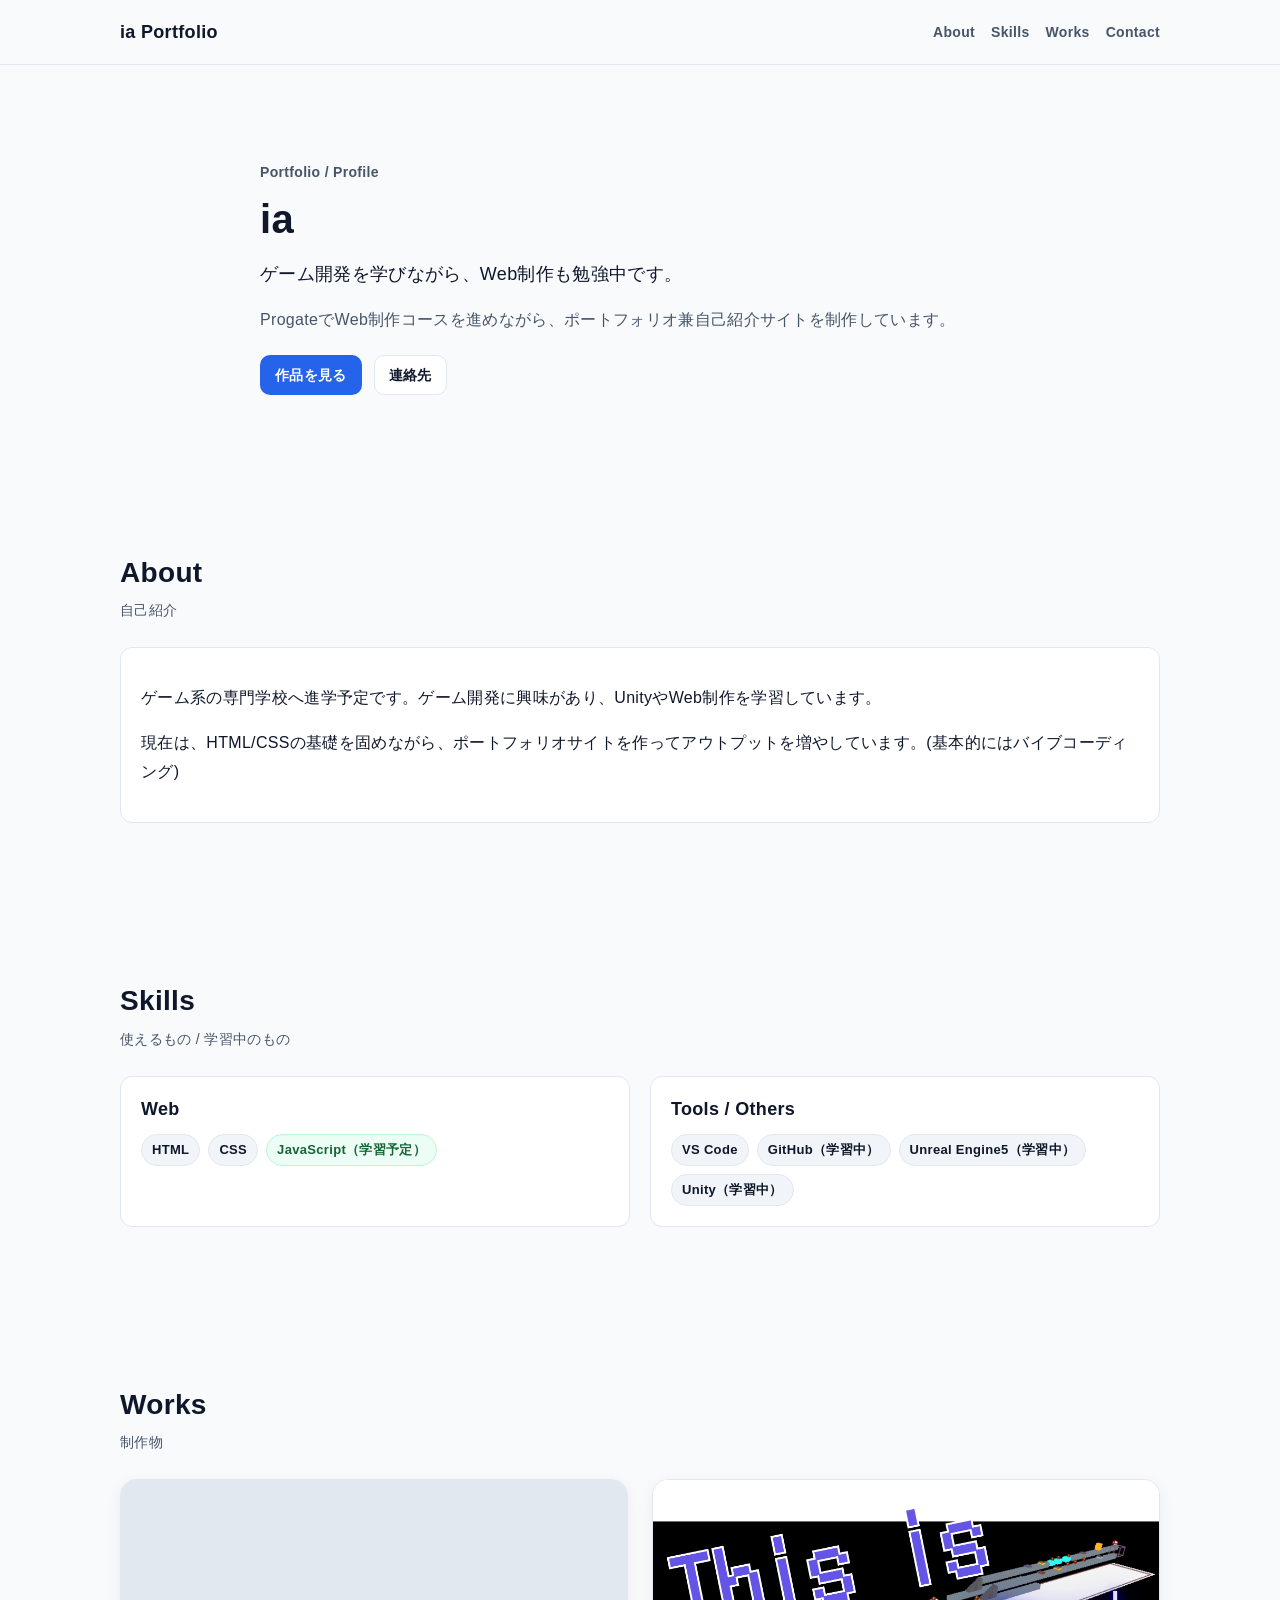
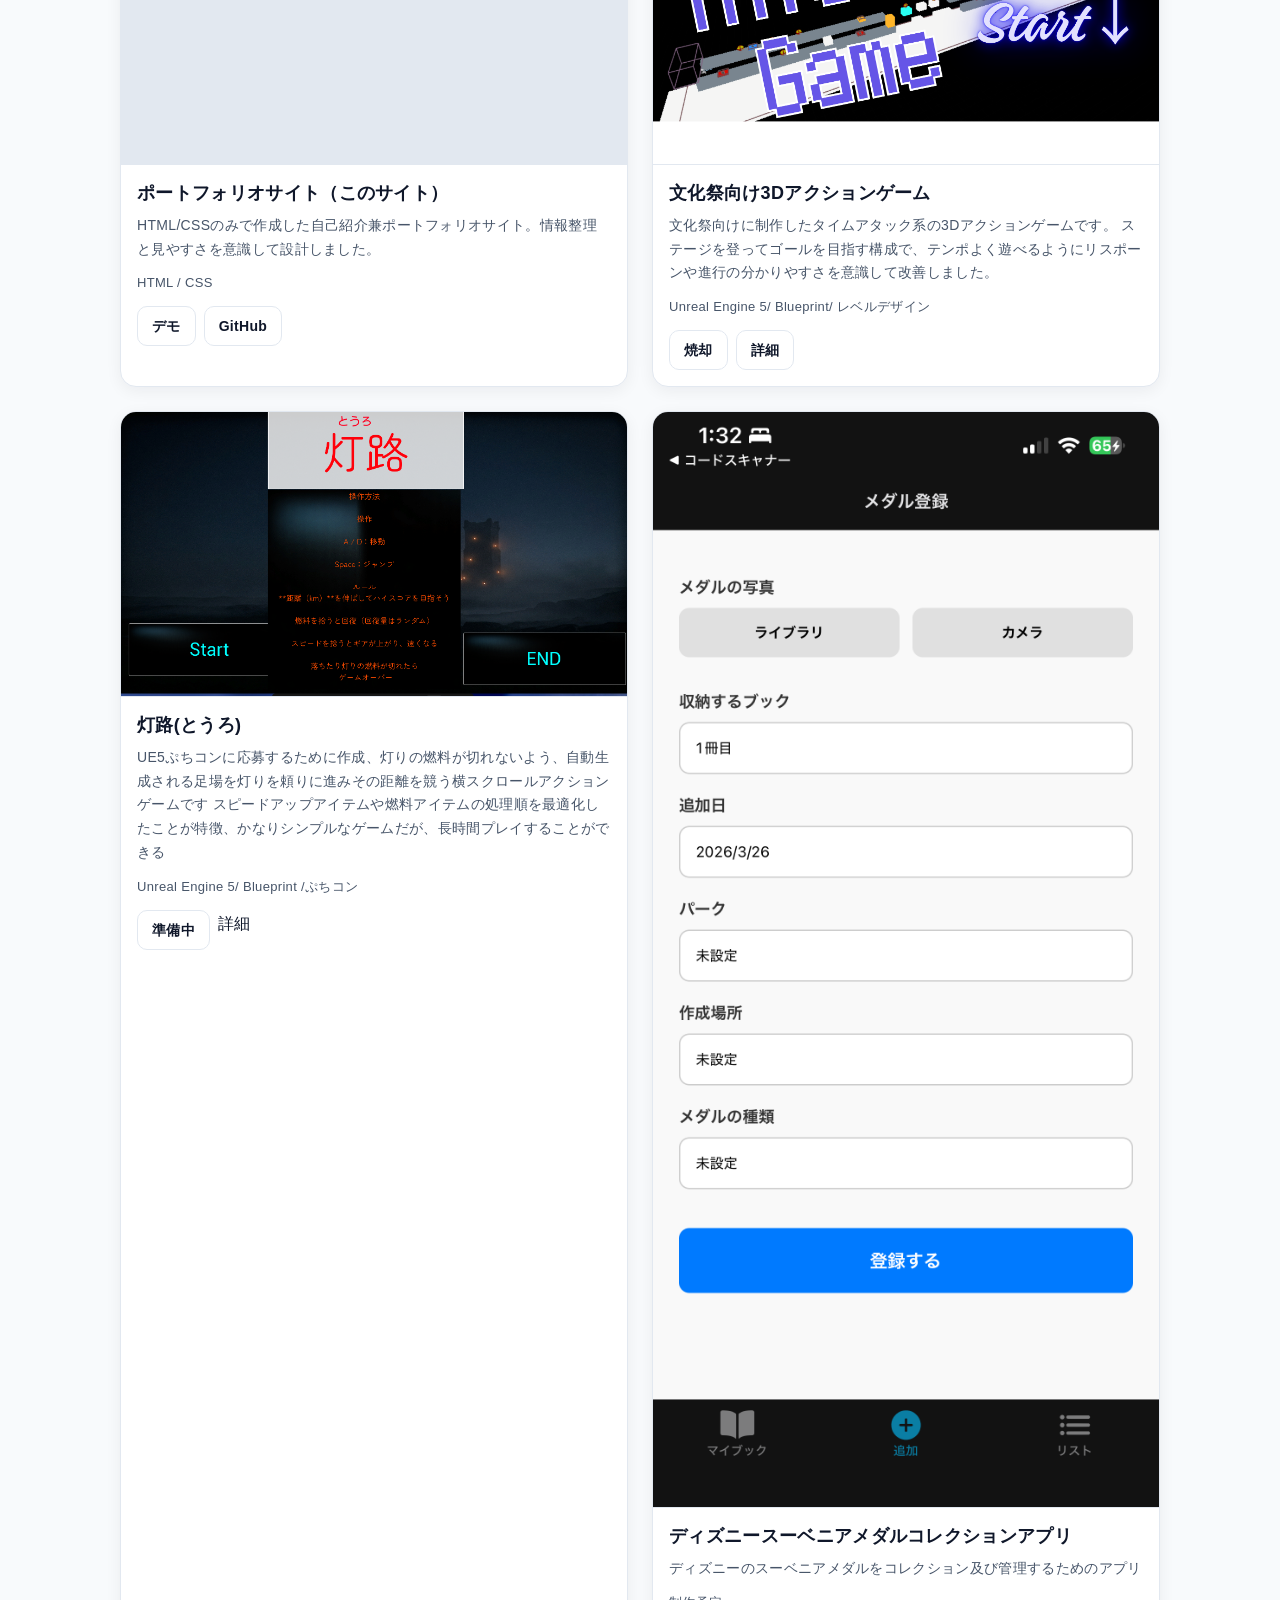
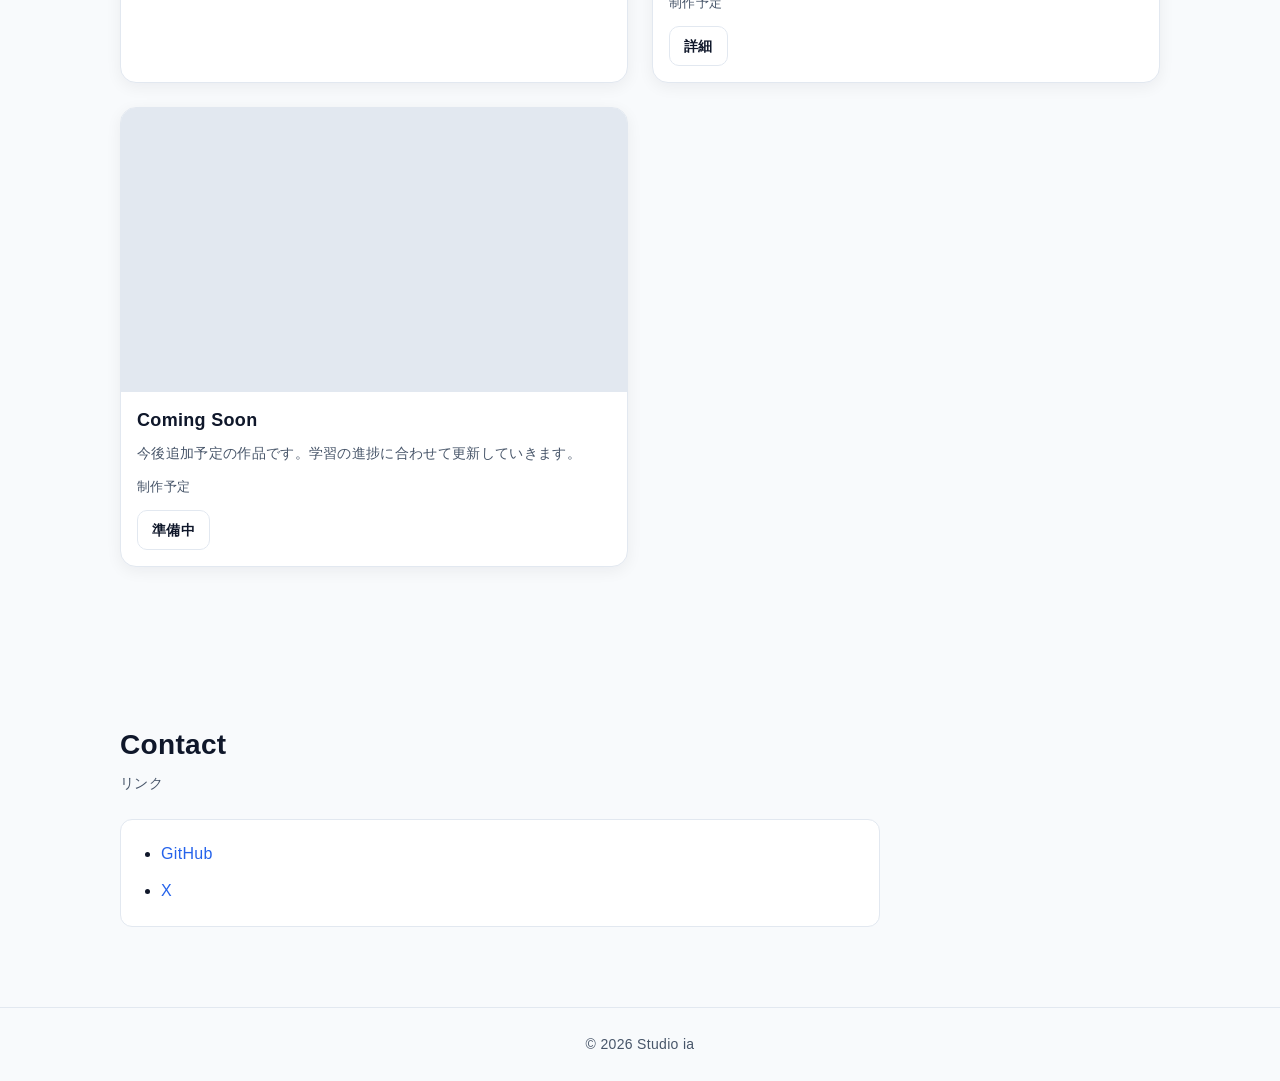
<file: index.html>
<!DOCTYPE html>
<html lang="ja">
<head>
  <meta charset="UTF-8" />
  <meta name="viewport" content="width=device-width, initial-scale=1.0" />
  <title>ia Portfolio</title>
  <link rel="stylesheet" href="css/style.css" />
</head>
<body>
  <header class="site-header">
    <div class="container header-inner">
      <a href="#" class="site-logo">ia Portfolio</a>

      <nav class="site-nav">
        <ul class="nav-list">
          <li><a href="#about">About</a></li>
          <li><a href="#skills">Skills</a></li>
          <li><a href="#works">Works</a></li>
          <li><a href="#contact">Contact</a></li>
        </ul>
      </nav>
    </div>
  </header>

  <main>
    <section class="section hero" id="top">
      <div class="container">
        <p class="hero-label">Portfolio / Profile</p>
        <h1 class="hero-title">ia</h1>
        <p class="hero-lead">
          ゲーム開発を学びながら、Web制作も勉強中です。
        </p>
        <p class="hero-text">
          ProgateでWeb制作コースを進めながら、ポートフォリオ兼自己紹介サイトを制作しています。
        </p>

        <div class="hero-buttons">
          <a href="#works" class="btn btn-primary">作品を見る</a>
          <a href="#contact" class="btn btn-secondary">連絡先</a>
        </div>
      </div>
    </section>

    <section class="section" id="about">
      <div class="container">
        <h2 class="section-title">About</h2>
        <p class="section-subtitle">自己紹介</p>

        <div class="card">
          <p>
            ゲーム系の専門学校へ進学予定です。ゲーム開発に興味があり、UnityやWeb制作を学習しています。
          </p>
          <p>
            現在は、HTML/CSSの基礎を固めながら、ポートフォリオサイトを作ってアウトプットを増やしています。(基本的にはバイブコーディング)
          </p>
        </div>
      </div>
    </section>

    <section class="section" id="skills">
      <div class="container">
        <h2 class="section-title">Skills</h2>
        <p class="section-subtitle">使えるもの / 学習中のもの</p>

        <div class="skills-grid">
          <div class="card skill-group">
            <h3 class="skill-group-title">Web</h3>
            <ul class="skill-tags">
              <li class="skill-tag">HTML</li>
              <li class="skill-tag">CSS</li>
              <li class="skill-tag skill-tag-learning">JavaScript（学習予定）</li>
            </ul>
          </div>

          <div class="card skill-group">
            <h3 class="skill-group-title">Tools / Others</h3>
            <ul class="skill-tags">
              <li class="skill-tag">VS Code</li>
              <li class="skill-tag">GitHub（学習中）</li>
              <li class="skill-tag">Unreal Engine5（学習中）</li>
              <li class="skill-tag">Unity（学習中）</li>
            </ul>
          </div>
        </div>
      </div>
    </section>

    <section class="section" id="works">
      <div class="container">
        <h2 class="section-title">Works</h2>
        <p class="section-subtitle">制作物</p>

        <div class="works-grid">
          <article class="work-card">
            <div class="work-card-image"></div>
            <div class="work-card-body">
              <h3 class="work-card-title">ポートフォリオサイト（このサイト）</h3>
              <p class="work-card-desc">
                HTML/CSSのみで作成した自己紹介兼ポートフォリオサイト。情報整理と見やすさを意識して設計しました。
              </p>
              <p class="work-card-meta">HTML / CSS</p>
              <div class="work-card-links">
                <a href="#" class="btn btn-secondary">デモ</a>
                <a href="#" class="btn btn-secondary">GitHub</a>
              </div>
            </div>
          </article>
          <article class="work-card">
            <img src="images/worls/This is Game.png" alt="文化祭向けに制作した3Dアクションゲームのパッケージ" class="work-card-image">
            <div class="work-card-body">
                <h3 class="work-card-title">文化祭向け3Dアクションゲーム</h3>
                <p class="work-card-desc">文化祭向けに制作したタイムアタック系の3Dアクションゲームです。
                    ステージを登ってゴールを目指す構成で、テンポよく遊べるようにリスポーンや進行の分かりやすさを意識して改善しました。</p>
                <p class="work-card-meta">
                    Unreal Engine 5/ Blueprint/ レベルデザイン
                    </p>

                    <div class="work-card-links">
                    <a href="#" class="btn btn-secondary">焼却</a>
                    <a href="works-bunkasai.html" class="btn btn-secondary">詳細</a>
                    </div> 
                </div>
          </article>
          
          <article class="work-card">
            <img src="images/worls/タイトル画面.png" alt="UE5ぷちコン応募作品" class="work-card-image">
            <div class="work-card-body">
              <h3 class="work-card-title">灯路(とうろ)</h3>
              <p class="work-card-desc">
                UE5ぷちコンに応募するために作成、灯りの燃料が切れないよう、自動生成される足場を灯りを頼りに進みその距離を競う横スクロールアクションゲームです
                スピードアップアイテムや燃料アイテムの処理順を最適化したことが特徴、かなりシンプルなゲームだが、長時間プレイすることができる
              </p>
              <p class="work-card-meta">Unreal Engine 5/ Blueprint /ぷちコン</p>
              <div class="work-card-links">
                <a href="#" class="btn btn-secondary">準備中</a>
                <a href="works-ue5-tou.html" class="btn-secondary">詳細</a>
              </div>
            </div>
          </article>
          <article class="work-card">
            <div class="work-card-image"><img src="images/worls/IMG_1292.PNG" alt=""></div>
            <div class="work-card-body">
              <h3 class="work-card-title">ディズニースーベニアメダルコレクションアプリ</h3>
              <p class="work-card-desc">
                ディズニーのスーベニアメダルをコレクション及び管理するためのアプリ
              </p>
              <p class="work-card-meta">制作予定</p>
              <div class="work-card-links">
                <a href="works-disney-medal-tracker.html" class="btn btn-secondary">詳細</a>
              </div>
            </div>
          </article>

          <article class="work-card">
            <div class="work-card-image"></div>
            <div class="work-card-body">
              <h3 class="work-card-title">Coming Soon</h3>
              <p class="work-card-desc">
                今後追加予定の作品です。学習の進捗に合わせて更新していきます。
              </p>
              <p class="work-card-meta">制作予定</p>
              <div class="work-card-links">
                <a href="#" class="btn btn-secondary">準備中</a>
              </div>
            </div>
          </article>
        </div>
      </div>
    </section>

    <section class="section" id="contact">
      <div class="container">
        <h2 class="section-title">Contact</h2>
        <p class="section-subtitle">リンク</p>

        <div class="card contact-card">
          <ul class="contact-list">
            <li><a href="https://github.com/aki8ia">GitHub</a></li>
            <li><a href="https://x.com/ia02633833">X</a></li>
          </ul>
        </div>
      </div>
    </section>
  </main>

  <footer class="site-footer">
    <div class="container">
      <p>© 2026 Studio ia</p>
    </div>
  </footer>
</body>
</html>
</file>
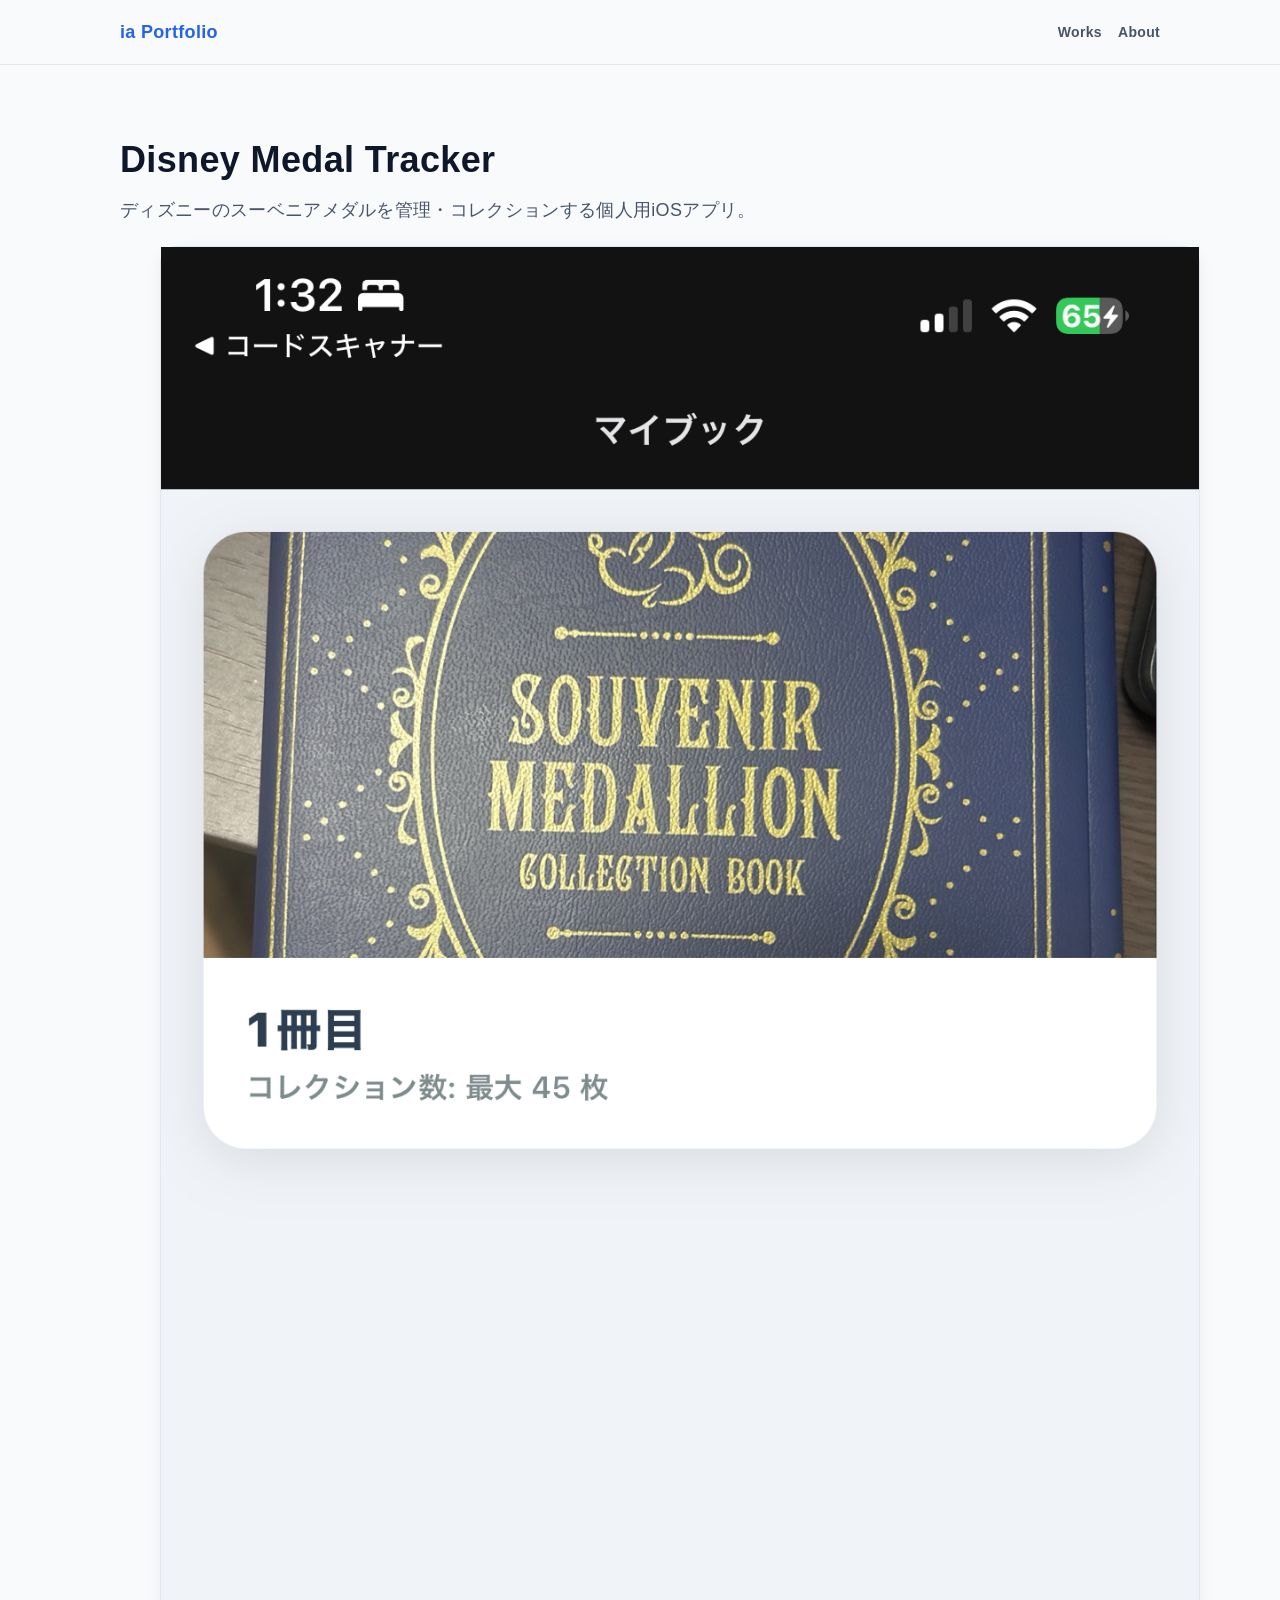
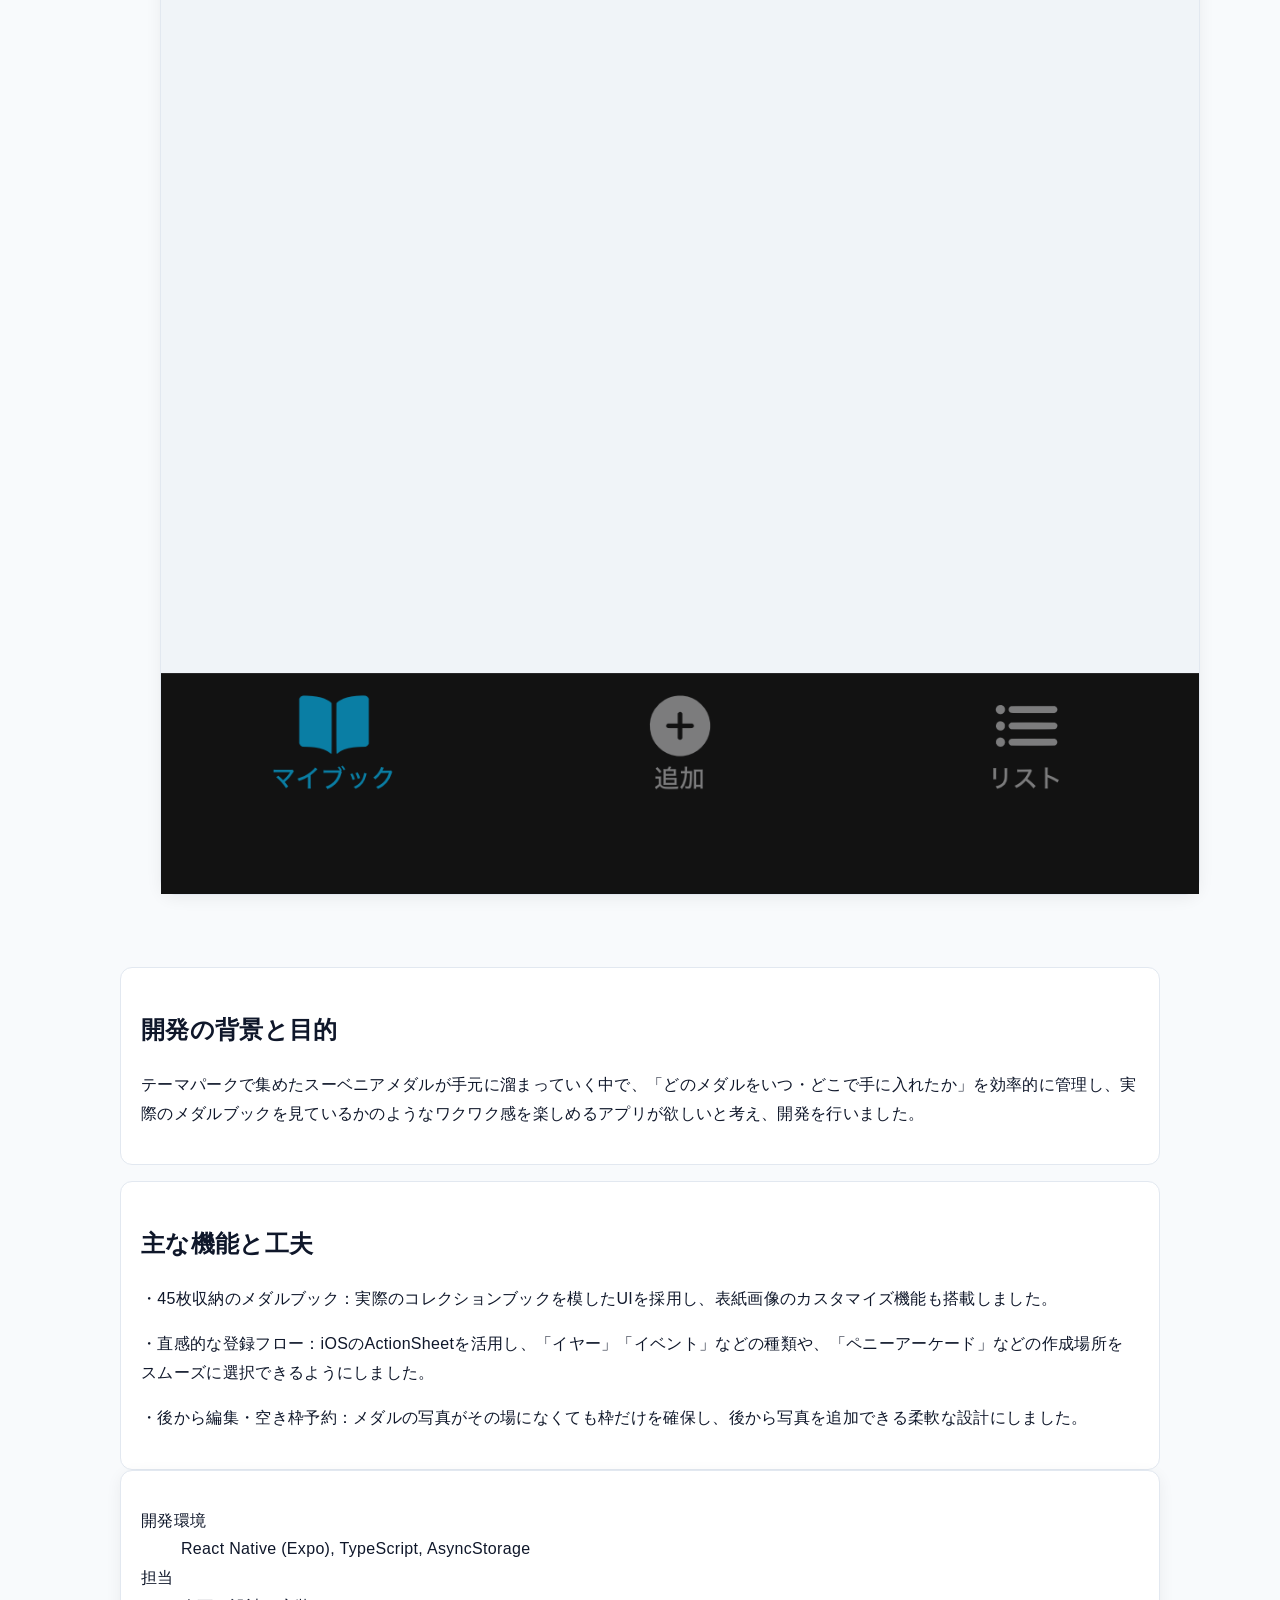
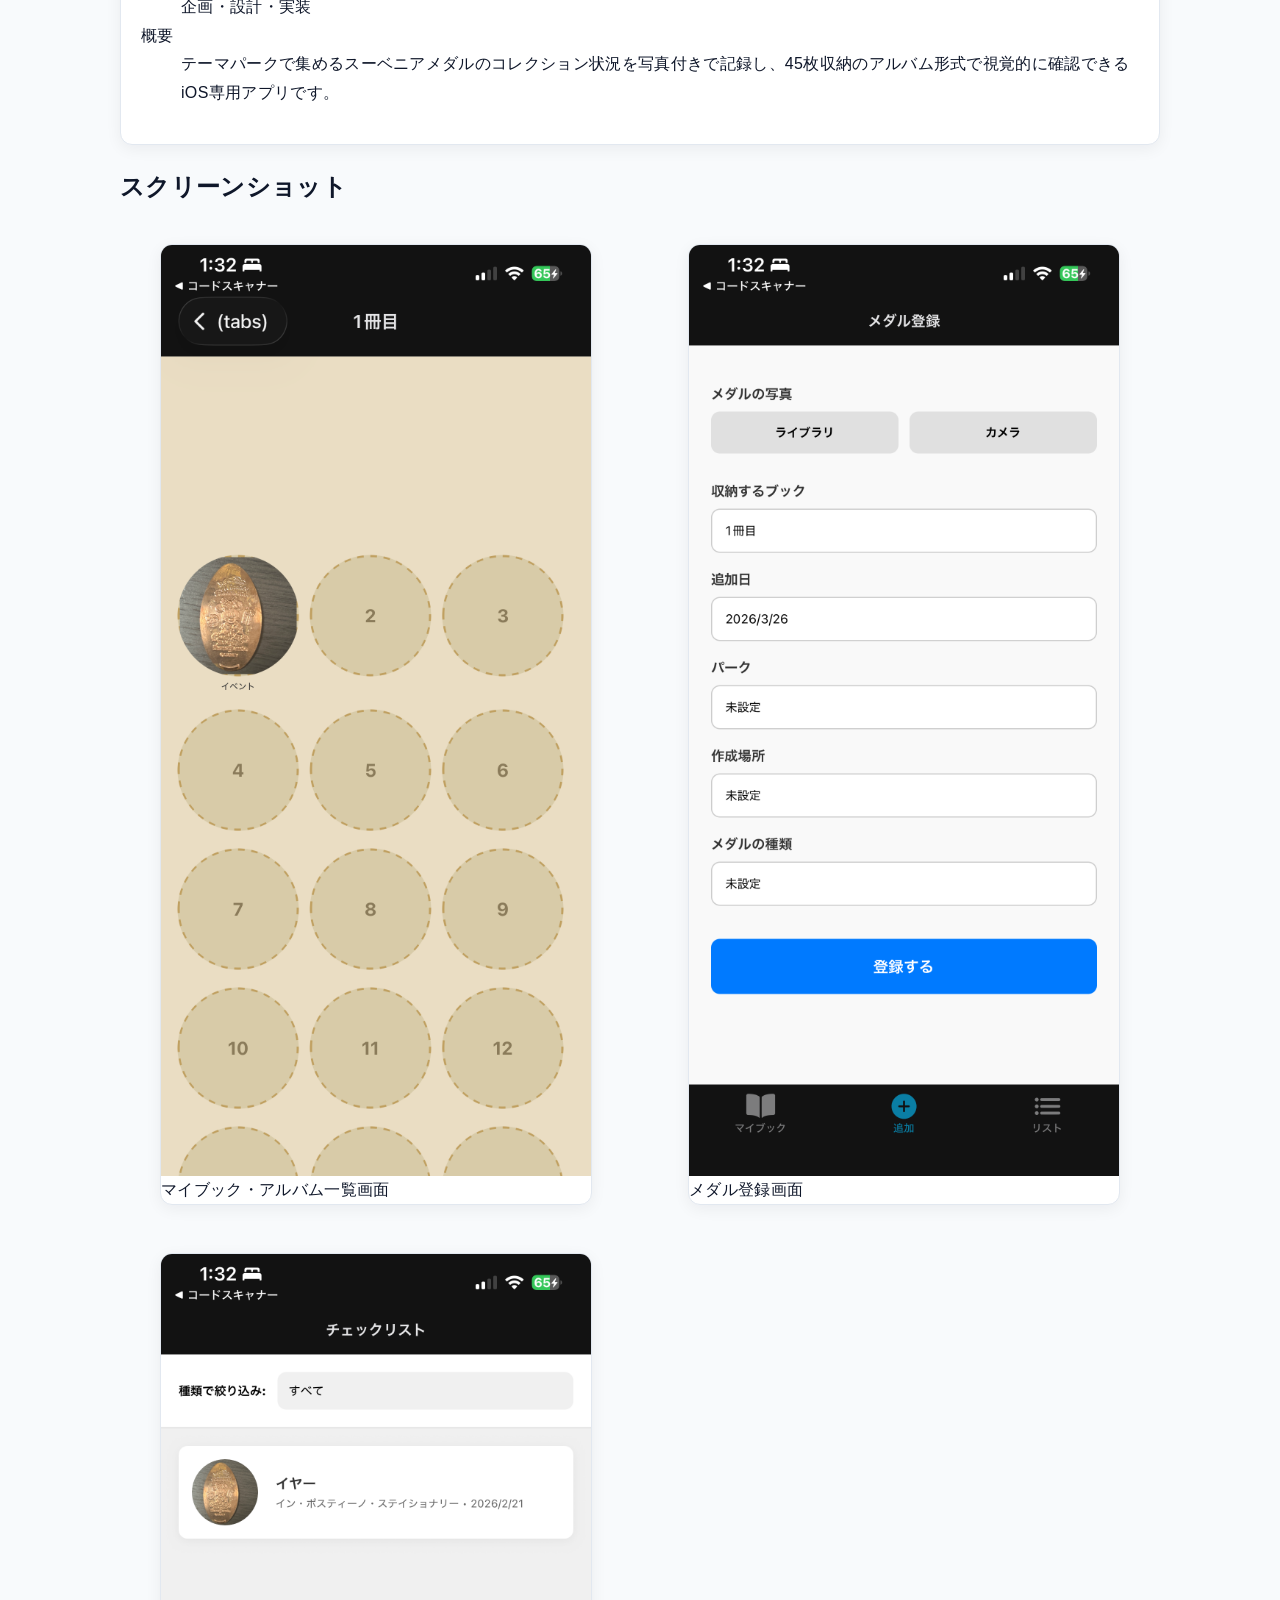
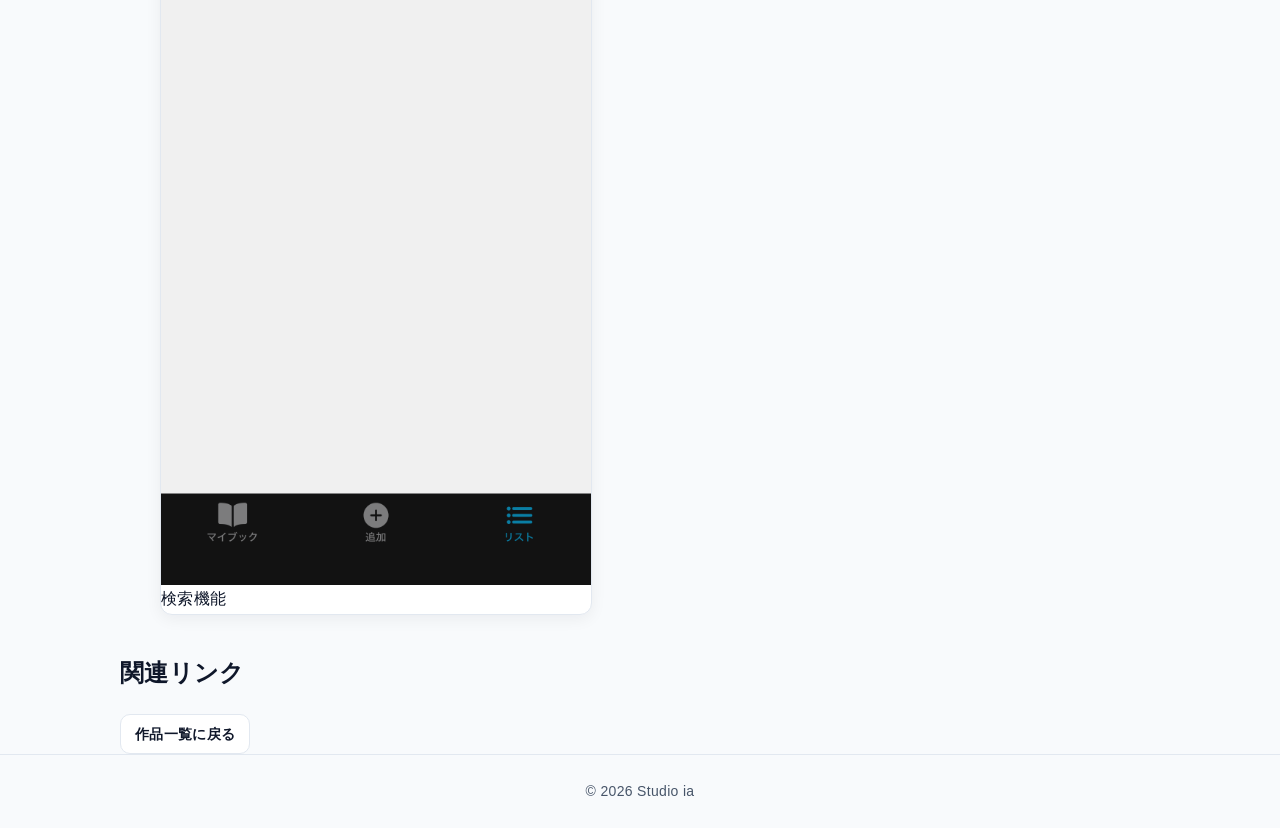
<file: works-disney-medal-tracker.html>
<!DOCTYPE html>
<html lang="ja">
<head>
  <meta charset="UTF-8">
  <meta name="viewport" content="width=device-width, initial-scale=1.0">
  <title>Disney Medal Tracker | ia Portfolio</title>
  <link rel="stylesheet" href="css/style.css">
</head>
<body>

  <header class="site-header">
    <div class="header-inner container">
      <div class="site-logo"><a href="index.html">ia Portfolio</a></div>
      <nav class="site-nav">
        <ul class="nav-list">
          <li><a href="index.html#works">Works</a></li>
          <li><a href="index.html#about">About</a></li>
        </ul>
      </nav>
    </div>
  </header>

  <main class="work-detail-main">
    <article class="container">
    
      <header class="work-detail-hero">
        <h1 class="work-detail-title">Disney Medal Tracker</h1>
        <p class="work-detail-lead">ディズニーのスーベニアメダルを管理・コレクションする個人用iOSアプリ。</p>
        <figure class="work-detail-thumb">
          <img src="images/worls/IMG_1291.PNG" alt="Disney Medal Tracker サムネイル">
          
        </figure>
      </header>
      
      <div class="work-detail-content">
        <div class="work-detail-main-col">
        <section class="detail-block">
          <h2>開発の背景と目的</h2>
          <p>テーマパークで集めたスーベニアメダルが手元に溜まっていく中で、「どのメダルをいつ・どこで手に入れたか」を効率的に管理し、実際のメダルブックを見ているかのようなワクワク感を楽しめるアプリが欲しいと考え、開発を行いました。</p>
        </section>
        <section class="detail-block">
          <h2>主な機能と工夫</h2>
          <p>・45枚収納のメダルブック：実際のコレクションブックを模したUIを採用し、表紙画像のカスタマイズ機能も搭載しました。</p>
          <p>・直感的な登録フロー：iOSのActionSheetを活用し、「イヤー」「イベント」などの種類や、「ペニーアーケード」などの作成場所をスムーズに選択できるようにしました。</p>
          <p>・後から編集・空き枠予約：メダルの写真がその場になくても枠だけを確保し、後から写真を追加できる柔軟な設計にしました。</p>
        </section>

        </div>
        
        <aside class="work-detail-side-col">
          <div class="info-card">
            <dl>

            <div class="info-row">
              <dt>開発環境</dt>
              <dd>React Native (Expo), TypeScript, AsyncStorage</dd>
            </div>

            <div class="info-row">
              <dt>担当</dt>
              <dd>企画・設計・実装</dd>
            </div>

            <div class="info-row">
              <dt>概要</dt>
              <dd>テーマパークで集めるスーベニアメダルのコレクション状況を写真付きで記録し、45枚収納のアルバム形式で視覚的に確認できるiOS専用アプリです。</dd>
            </div>

            </dl>
          </div>
        </aside>
      </div>


      <section class="gallery-section">
        <h2>スクリーンショット</h2>
        <div class="gallery-grid">

          <figure class="gallery-item">
            <img src="images/worls/IMG_1294.PNG" alt="Disney Medal Tracker スクリーンショット">
            <figcaption>マイブック・アルバム一覧画面</figcaption>
          </figure>
          <figure class="gallery-item">
            <img src="images/worls/IMG_1292.PNG" alt="Disney Medal Tracker スクリーンショット">
            <figcaption>メダル登録画面</figcaption>
          </figure>
          <figure class="gallery-item">
            <img src="images/worls/IMG_1293.PNG" alt="Disney Medal Tracker スクリーンショット">
            <figcaption>検索機能</figcaption>
          </figure>

        </div>
      </section>


      <section class="related-links">
        <h2>関連リンク</h2>
        <div class="btn-group">
          <a href="index.html#works" class="btn btn-secondary">作品一覧に戻る</a>

        </div>
      </section>

    </article>
  </main>

  <footer class="site-footer">
    <div class="container">
      <p>&copy; 2026 Studio ia</p>
    </div>
  </footer>

</body>
</html>
</file>
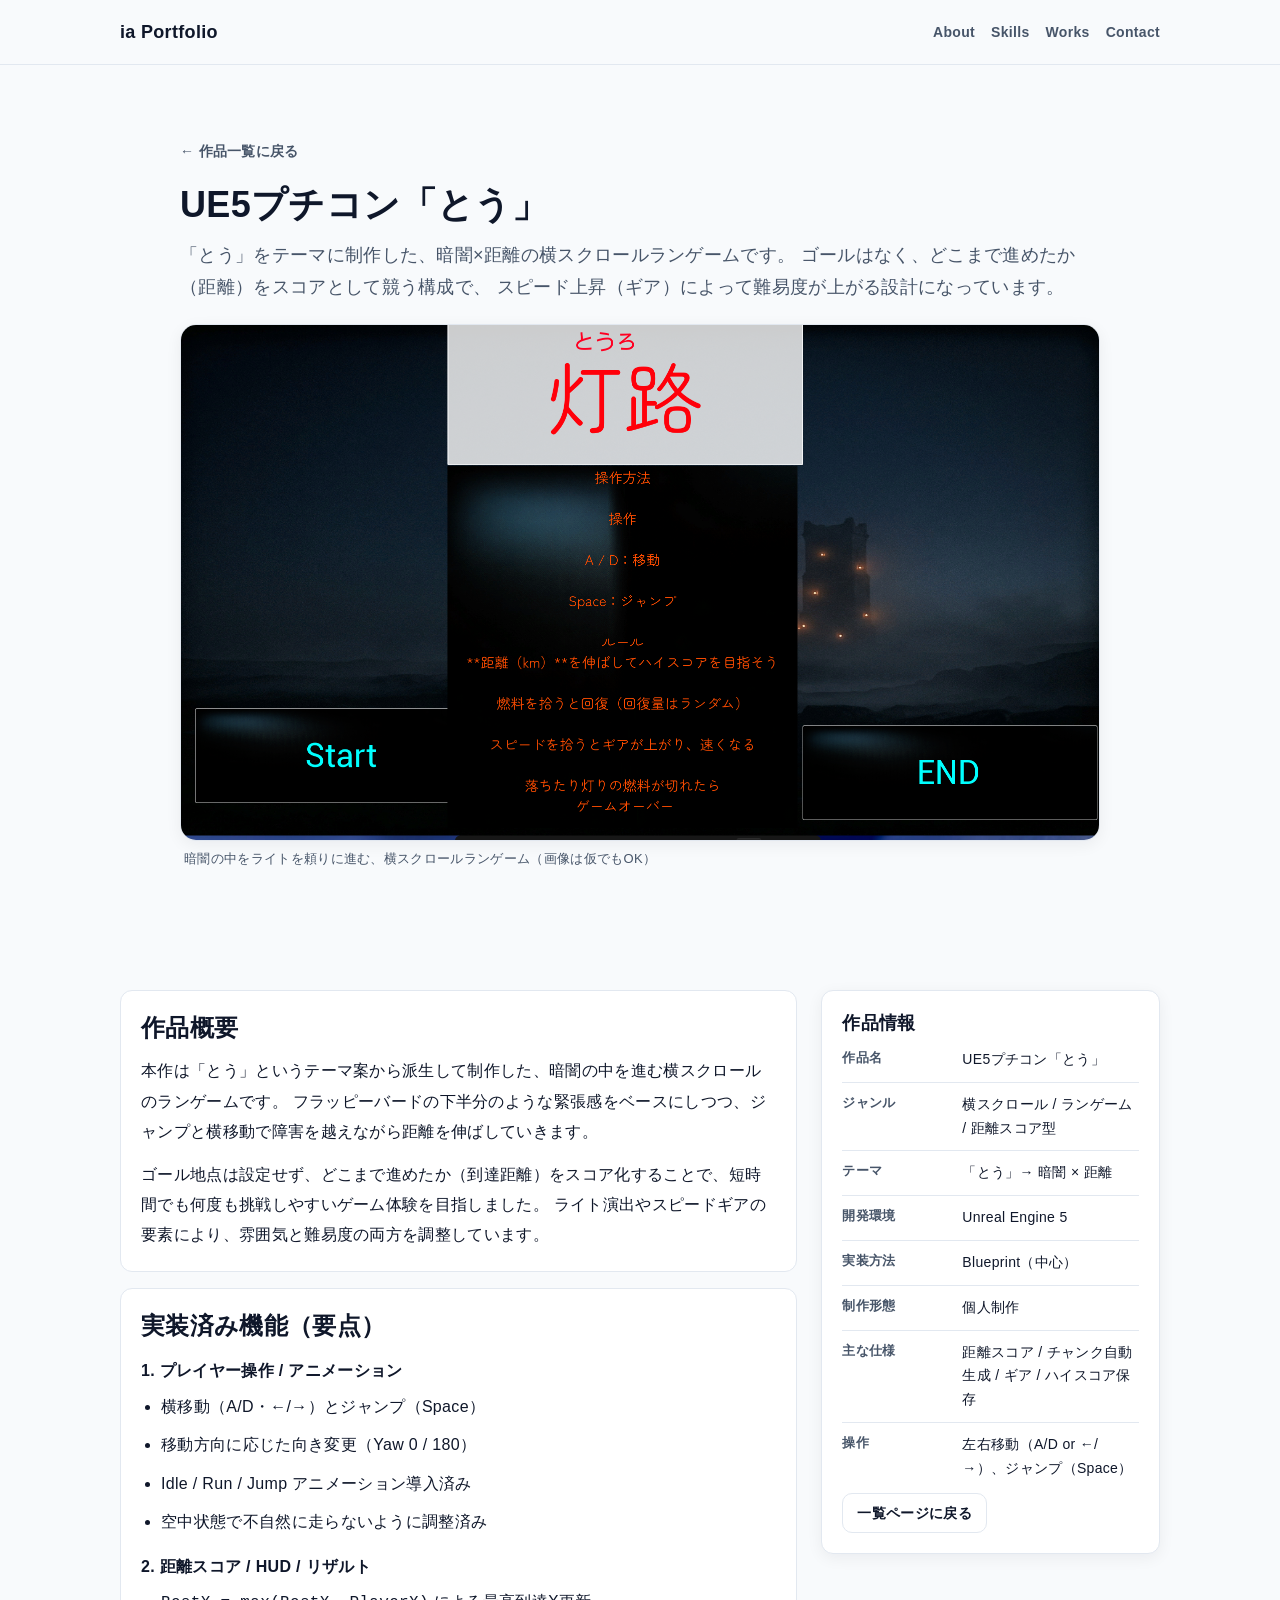
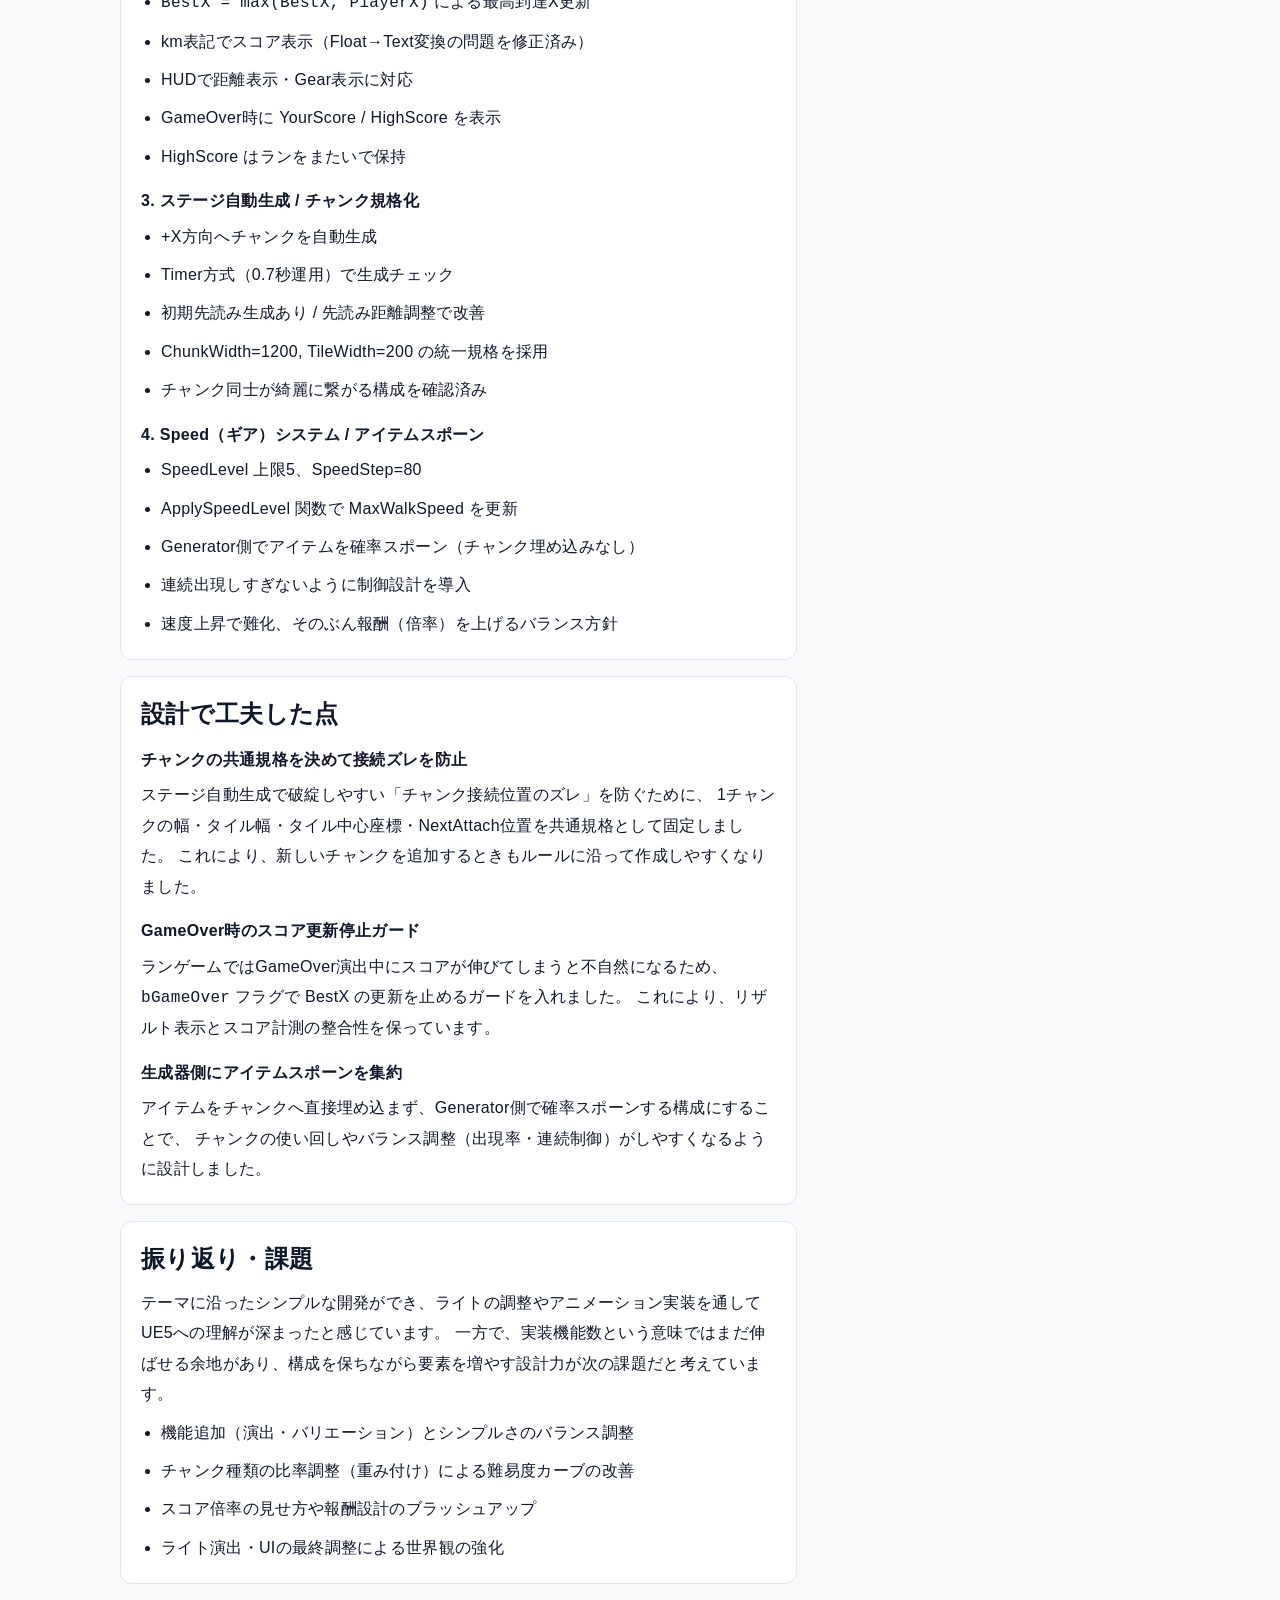
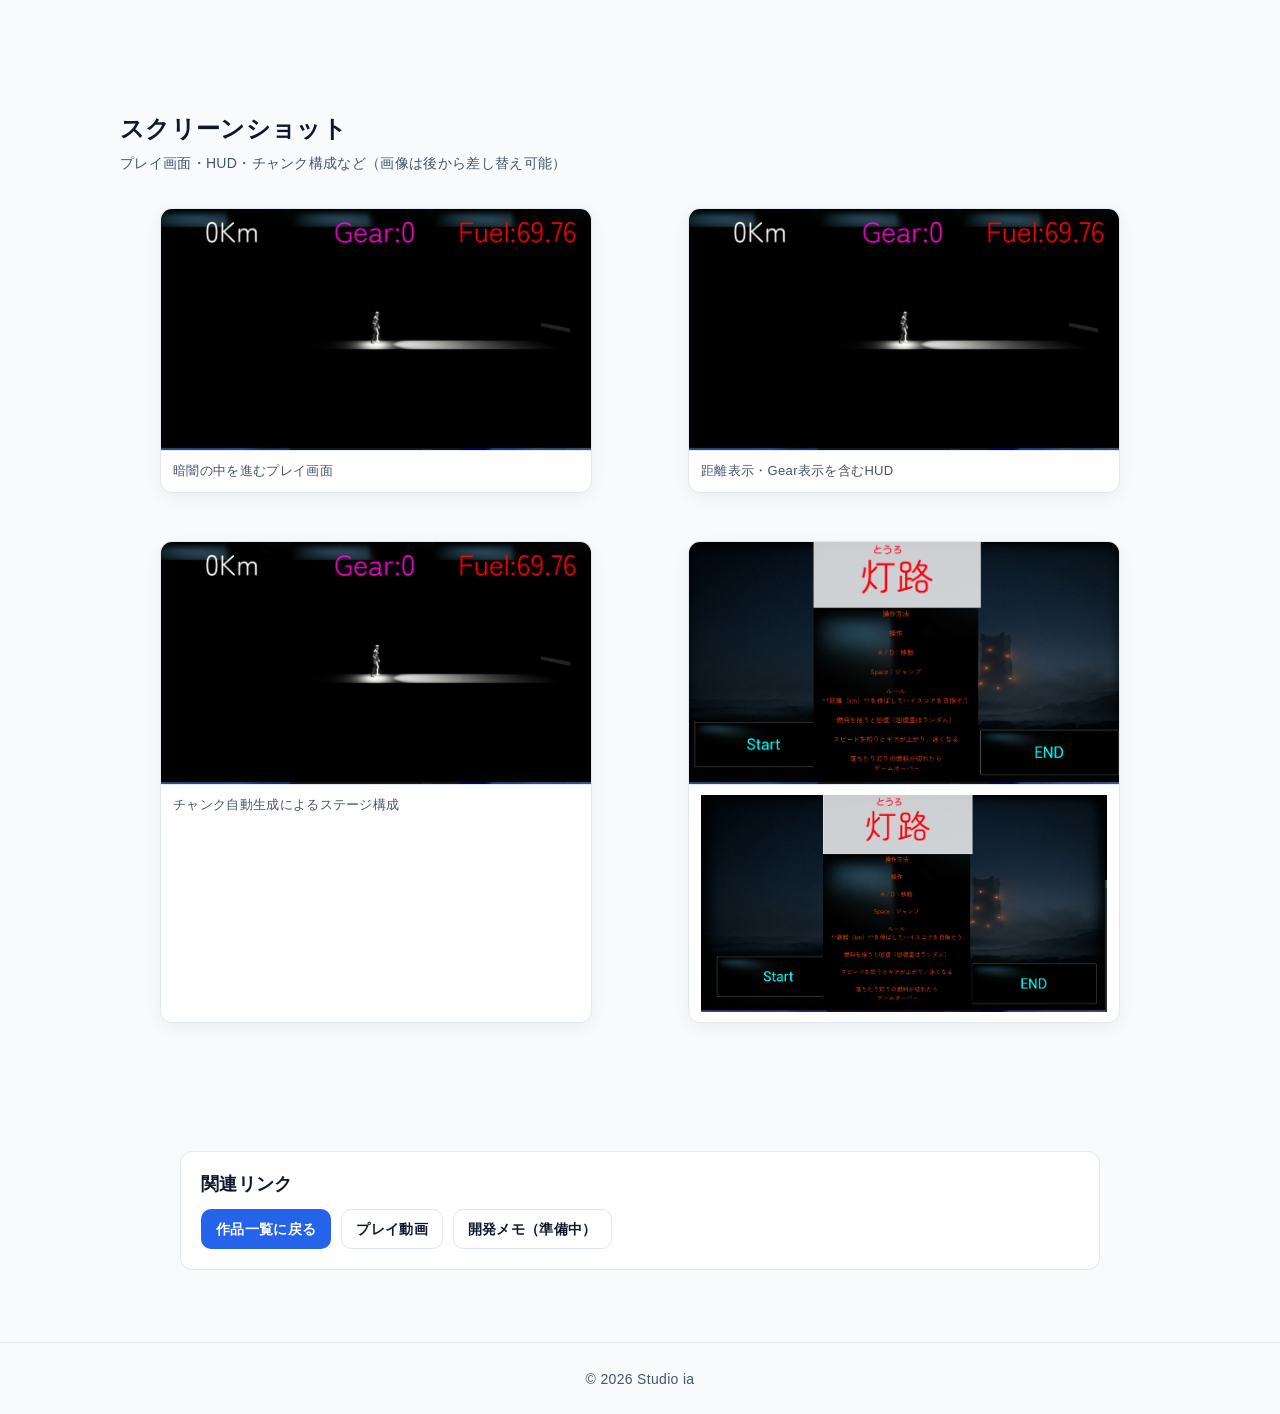
<file: works-ue5-tou.html>
<!DOCTYPE html>
<html lang="ja">
<head>
  <meta charset="UTF-8" />
  <meta name="viewport" content="width=device-width, initial-scale=1.0" />
  <title>UE5プチコン「とう」 | ia Portfolio</title>
  <link rel="stylesheet" href="css/style.css">
</head>
<body>
  <!-- Header -->
  <header class="site-header">
    <div class="container header-inner">
      <a href="index.html" class="site-logo">ia Portfolio</a>

      <nav class="site-nav">
        <ul class="nav-list">
          <li><a href="index.html#about">About</a></li>
          <li><a href="index.html#skills">Skills</a></li>
          <li><a href="index.html#works">Works</a></li>
          <li><a href="index.html#contact">Contact</a></li>
        </ul>
      </nav>
    </div>
  </header>

  <main>
    <!-- Hero -->
    <section class="work-detail-hero">
      <div class="container">
        <p class="work-detail-breadcrumb">
          <a href="index.html" class="back-link">← 作品一覧に戻る</a>
        </p>

        <h1 class="work-detail-title">UE5プチコン「とう」</h1>

        <p class="work-detail-lead">
          「とう」をテーマに制作した、暗闇×距離の横スクロールランゲームです。
          ゴールはなく、どこまで進めたか（距離）をスコアとして競う構成で、
          スピード上昇（ギア）によって難易度が上がる設計になっています。
        </p>

        <div class="work-detail-thumb-wrap">
          <img
            src="images/worls/タイトル画面.png"
            alt="UE5プチコン『とう』のプレイ画面サムネイル"
            class="work-detail-thumb"
          />
          <p class="work-detail-thumb-caption">
            暗闇の中をライトを頼りに進む、横スクロールランゲーム（画像は仮でもOK）
          </p>
        </div>
      </div>
    </section>

    <!-- Main + Side -->
    <section class="work-detail-section">
      <div class="container">
        <div class="work-detail-layout">
          <!-- Main -->
          <div class="work-detail-main">
            <article class="detail-block">
              <h2 class="detail-block__title">作品概要</h2>
              <p class="detail-block__text">
                本作は「とう」というテーマ案から派生して制作した、暗闇の中を進む横スクロールのランゲームです。
                フラッピーバードの下半分のような緊張感をベースにしつつ、ジャンプと横移動で障害を越えながら距離を伸ばしていきます。
              </p>
              <p class="detail-block__text">
                ゴール地点は設定せず、どこまで進めたか（到達距離）をスコア化することで、短時間でも何度も挑戦しやすいゲーム体験を目指しました。
                ライト演出やスピードギアの要素により、雰囲気と難易度の両方を調整しています。
              </p>
            </article>

            <article class="detail-block">
              <h2 class="detail-block__title">実装済み機能（要点）</h2>

              <h3 class="detail-block__subtitle">1. プレイヤー操作 / アニメーション</h3>
              <ul class="detail-block__list">
                <li>横移動（A/D・←/→）とジャンプ（Space）</li>
                <li>移動方向に応じた向き変更（Yaw 0 / 180）</li>
                <li>Idle / Run / Jump アニメーション導入済み</li>
                <li>空中状態で不自然に走らないように調整済み</li>
              </ul>

              <h3 class="detail-block__subtitle">2. 距離スコア / HUD / リザルト</h3>
              <ul class="detail-block__list">
                <li><code>BestX = max(BestX, PlayerX)</code> による最高到達X更新</li>
                <li>km表記でスコア表示（Float→Text変換の問題を修正済み）</li>
                <li>HUDで距離表示・Gear表示に対応</li>
                <li>GameOver時に YourScore / HighScore を表示</li>
                <li>HighScore はランをまたいで保持</li>
              </ul>

              <h3 class="detail-block__subtitle">3. ステージ自動生成 / チャンク規格化</h3>
              <ul class="detail-block__list">
                <li>+X方向へチャンクを自動生成</li>
                <li>Timer方式（0.7秒運用）で生成チェック</li>
                <li>初期先読み生成あり / 先読み距離調整で改善</li>
                <li>ChunkWidth=1200, TileWidth=200 の統一規格を採用</li>
                <li>チャンク同士が綺麗に繋がる構成を確認済み</li>
              </ul>

              <h3 class="detail-block__subtitle">4. Speed（ギア）システム / アイテムスポーン</h3>
              <ul class="detail-block__list">
                <li>SpeedLevel 上限5、SpeedStep=80</li>
                <li>ApplySpeedLevel 関数で MaxWalkSpeed を更新</li>
                <li>Generator側でアイテムを確率スポーン（チャンク埋め込みなし）</li>
                <li>連続出現しすぎないように制御設計を導入</li>
                <li>速度上昇で難化、そのぶん報酬（倍率）を上げるバランス方針</li>
              </ul>
            </article>

            <article class="detail-block">
              <h2 class="detail-block__title">設計で工夫した点</h2>

              <h3 class="detail-block__subtitle">チャンクの共通規格を決めて接続ズレを防止</h3>
              <p class="detail-block__text">
                ステージ自動生成で破綻しやすい「チャンク接続位置のズレ」を防ぐために、
                1チャンクの幅・タイル幅・タイル中心座標・NextAttach位置を共通規格として固定しました。
                これにより、新しいチャンクを追加するときもルールに沿って作成しやすくなりました。
              </p>

              <h3 class="detail-block__subtitle">GameOver時のスコア更新停止ガード</h3>
              <p class="detail-block__text">
                ランゲームではGameOver演出中にスコアが伸びてしまうと不自然になるため、
                <code>bGameOver</code> フラグで BestX の更新を止めるガードを入れました。
                これにより、リザルト表示とスコア計測の整合性を保っています。
              </p>

              <h3 class="detail-block__subtitle">生成器側にアイテムスポーンを集約</h3>
              <p class="detail-block__text">
                アイテムをチャンクへ直接埋め込まず、Generator側で確率スポーンする構成にすることで、
                チャンクの使い回しやバランス調整（出現率・連続制御）がしやすくなるように設計しました。
              </p>
            </article>

            <article class="detail-block">
              <h2 class="detail-block__title">振り返り・課題</h2>
              <p class="detail-block__text">
                テーマに沿ったシンプルな開発ができ、ライトの調整やアニメーション実装を通してUE5への理解が深まったと感じています。
                一方で、実装機能数という意味ではまだ伸ばせる余地があり、構成を保ちながら要素を増やす設計力が次の課題だと考えています。
              </p>

              <ul class="detail-block__list">
                <li>機能追加（演出・バリエーション）とシンプルさのバランス調整</li>
                <li>チャンク種類の比率調整（重み付け）による難易度カーブの改善</li>
                <li>スコア倍率の見せ方や報酬設計のブラッシュアップ</li>
                <li>ライト演出・UIの最終調整による世界観の強化</li>
              </ul>
            </article>
          </div>

          <!-- Side -->
          <aside class="work-detail-side">
            <section class="info-card">
              <h2 class="info-card__title">作品情報</h2>

              <dl class="info-list">
                <div class="info-list__row">
                  <dt class="info-list__term">作品名</dt>
                  <dd class="info-list__desc">UE5プチコン「とう」</dd>
                </div>

                <div class="info-list__row">
                  <dt class="info-list__term">ジャンル</dt>
                  <dd class="info-list__desc">横スクロール / ランゲーム / 距離スコア型</dd>
                </div>

                <div class="info-list__row">
                  <dt class="info-list__term">テーマ</dt>
                  <dd class="info-list__desc">「とう」→ 暗闇 × 距離</dd>
                </div>

                <div class="info-list__row">
                  <dt class="info-list__term">開発環境</dt>
                  <dd class="info-list__desc">Unreal Engine 5</dd>
                </div>

                <div class="info-list__row">
                  <dt class="info-list__term">実装方法</dt>
                  <dd class="info-list__desc">Blueprint（中心）</dd>
                </div>

                <div class="info-list__row">
                  <dt class="info-list__term">制作形態</dt>
                  <dd class="info-list__desc">個人制作</dd>
                </div>

                <div class="info-list__row">
                  <dt class="info-list__term">主な仕様</dt>
                  <dd class="info-list__desc">距離スコア / チャンク自動生成 / ギア / ハイスコア保存</dd>
                </div>

                <div class="info-list__row">
                  <dt class="info-list__term">操作</dt>
                  <dd class="info-list__desc">左右移動（A/D or ←/→）、ジャンプ（Space）</dd>
                </div>
              </dl>

              <a href="index.html" class="btn btn-secondary">一覧ページに戻る</a>
            </section>
          </aside>
        </div>
      </div>
    </section>

    <!-- Gallery -->
    <section class="work-detail-gallery">
      <div class="container">
        <div class="gallery-header">
          <h2 class="gallery-title">スクリーンショット</h2>
          <p class="gallery-subtitle">
            プレイ画面・HUD・チャンク構成など（画像は後から差し替え可能）
          </p>
        </div>

        <div class="gallery-grid">
          <figure class="gallery-item">
            <img
              src="images/worls/プレイ画像.png"
              alt="UE5プチコン『とう』のプレイ画面"
              class="gallery-image"
            />
            <figcaption class="gallery-caption">
              暗闇の中を進むプレイ画面
            </figcaption>
          </figure>

          <figure class="gallery-item">
            <img
              src="images/worls/プレイ画像.png"
              alt="UE5プチコン『とう』のHUD表示"
              class="gallery-image"
            />
            <figcaption class="gallery-caption">
              距離表示・Gear表示を含むHUD
            </figcaption>
          </figure>

          <figure class="gallery-item">
            <img
              src="images/worls/プレイ画像.png"
              alt="UE5プチコン『とう』のステージ生成例"
              class="gallery-image"
            />
            <figcaption class="gallery-caption">
              チャンク自動生成によるステージ構成
            </figcaption>
          </figure>

          <figure class="gallery-item">
            <img
              src="images/worls/タイトル画面.png"
              alt="UE5プチコン『とう』のサムネイル"
              class="gallery-image"
            />
            <figcaption class="gallery-caption">
              <img src="images/worls/タイトル画面.png" alt="">
            </figcaption>
          </figure>
        </div>
      </div>
    </section>

    <!-- Links -->
    <section class="work-detail-links">
      <div class="container">
        <div class="work-detail-links-card">
          <h2 class="work-detail-links-title">関連リンク</h2>
          <div class="work-detail-links-row">
            <a href="index.html#works" class="btn btn-primary">作品一覧に戻る</a>
            <a href="https://youtu.be/wNr4pL6qRNs" class="btn btn-secondary">プレイ動画</a>
            <a href="#" class="btn btn-secondary">開発メモ（準備中）</a>
          </div>
        </div>
      </div>
    </section>
  </main>

  <!-- Footer -->
  <footer class="site-footer">
    <div class="container">
      <p>© 2026 Studio ia</p>
    </div>
  </footer>
</body>
</html>
</file>
<file: css/style.css>
/* =========================
   1. 変数（色・サイズ）
========================= */
:root {
  --color-bg: #f8fafc;
  --color-surface: #ffffff;
  --color-text: #0f172a;
  --color-text-sub: #475569;
  --color-border: #e2e8f0;
  --color-accent: #2563eb;
  --color-accent-hover: #1d4ed8;

  --shadow-sm: 0 4px 16px rgba(15, 23, 42, 0.06);

  --radius-md: 12px;
  --radius-lg: 16px;

  --space-1: 4px;
  --space-2: 8px;
  --space-3: 12px;
  --space-4: 16px;
  --space-5: 20px;
  --space-6: 24px;
  --space-8: 32px;
  --space-10: 40px;
  --space-14: 56px;
  --space-20: 80px;
}

/* =========================
   2. ベース
========================= */
* {
  box-sizing: border-box;
}

html {
  scroll-behavior: smooth;
}

body {
  margin: 0;
  background: var(--color-bg);
  color: var(--color-text);
  font-family:
    "BIZ UDPGothic",
    "Hiragino Sans",
    "Yu Gothic UI",
    "Yu Gothic",
    Meiryo,
    sans-serif;
  font-size: 16px;
  line-height: 1.8;
  letter-spacing: 0.02em;
}

img {
  max-width: 100%;
  display: block;
}

a {
  color: var(--color-accent);
  text-decoration: none;
}

a:hover {
  opacity: 0.9;
}

/* =========================
   3. 共通レイアウト
========================= */
.container {
  width: min(100% - 32px, 1040px);
  margin: 0 auto;
}

.section {
  padding: var(--space-20) 0;
}

.section-title {
  margin: 0 0 var(--space-2);
  font-size: 28px;
  line-height: 1.3;
  font-weight: 700;
}

.section-subtitle {
  margin: 0 0 var(--space-6);
  color: var(--color-text-sub);
  font-size: 14px;
  line-height: 1.7;
}

.card {
  background: var(--color-surface);
  border: 1px solid var(--color-border);
  border-radius: var(--radius-md);
  padding: var(--space-5);
}

/* =========================
   4. ボタン
========================= */
.btn {
  display: inline-flex;
  align-items: center;
  justify-content: center;
  min-height: 40px;
  padding: 0 14px;
  border-radius: 10px;
  border: 1px solid transparent;
  font-size: 14px;
  line-height: 1;
  font-weight: 700;
  text-decoration: none;
  transition: 0.2s ease;
  cursor: pointer;
}

.btn-primary {
  background: var(--color-accent);
  color: #fff;
}

.btn-primary:hover {
  background: var(--color-accent-hover);
  color: #fff;
  opacity: 1;
}

.btn-secondary {
  background: #fff;
  color: var(--color-text);
  border-color: var(--color-border);
}

.btn-secondary:hover {
  background: #f1f5f9;
  opacity: 1;
}
/* =========================
   5. ヘッダー
========================= */
.site-header {
  border-bottom: 1px solid var(--color-border);
  background: rgba(248, 250, 252, 0.9);
  backdrop-filter: blur(8px);
}

.header-inner {
  min-height: 64px;
  display: flex;
  align-items: center;
  justify-content: space-between;
  gap: var(--space-4);
}

.site-logo {
  color: var(--color-text);
  font-size: 18px;
  font-weight: 700;
}

.nav-list {
  margin: 0;
  padding: 0;
  list-style: none;
  display: flex;
  gap: var(--space-4);
  flex-wrap: wrap;
}

.nav-list a {
  color: var(--color-text-sub);
  font-size: 14px;
  font-weight: 600;
}

.nav-list a:hover {
  color: var(--color-accent);
}
/* =========================
   6. Hero
========================= */
.hero {
  padding: 96px 0 80px;
}

.hero .container {
  max-width: 760px;
}

.hero-label {
  margin: 0 0 12px;
  color: var(--color-text-sub);
  font-size: 14px;
  line-height: 1.6;
  font-weight: 600;
}

.hero-title {
  margin: 0 0 16px;
  font-size: 40px;
  line-height: 1.2;
  font-weight: 700;
  letter-spacing: 0.01em;
}

.hero-lead {
  margin: 0 0 16px;
  font-size: 18px;
  line-height: 1.7;
}

.hero-text {
  margin: 0 0 20px;
  color: var(--color-text-sub);
  font-size: 16px;
  line-height: 1.8;
}

.hero-buttons {
  display: flex;
  gap: 12px;
  flex-wrap: wrap;
}
/* =========================
   7. Skills
========================= */
.skills-grid {
  display: grid;
  grid-template-columns: repeat(2, minmax(0, 1fr));
  gap: 20px;
}

.skill-group-title {
  margin: 0 0 12px;
  font-size: 18px;
  line-height: 1.4;
  font-weight: 700;
}

.skill-tags {
  margin: 0;
  padding: 0;
  list-style: none;
  display: flex;
  flex-wrap: wrap;
  gap: 8px;
}

.skill-tag {
  display: inline-flex;
  align-items: center;
  min-height: 32px;
  padding: 6px 10px;
  border-radius: 9999px;
  border: 1px solid var(--color-border);
  background: #f1f5f9;
  color: var(--color-text);
  font-size: 13px;
  line-height: 1.2;
  font-weight: 600;
}

.skill-tag-learning {
  background: #ecfdf5;
  border-color: #bbf7d0;
  color: #166534;
}
/* =========================
   8. Works
========================= */
.works-grid {
  display: grid;
  grid-template-columns: repeat(2, minmax(0, 1fr));
  gap: 24px;
}

.work-card {
  background: var(--color-surface);
  border: 1px solid var(--color-border);
  border-radius: var(--radius-lg);
  overflow: hidden;
  box-shadow: var(--shadow-sm);
  transition: transform 0.2s ease, box-shadow 0.2s ease;
}

.work-card:hover {
  transform: translateY(-2px);
  box-shadow: 0 8px 20px rgba(15, 23, 42, 0.08);
}

.work-card-image {
  width: 100%;
  aspect-ratio: 16 / 9;
  display: block;
  object-fit: cover;
  background: #e2e8f0;
  border-bottom: 1px solid var(--color-border);
}

.work-card-body {
  padding: 16px;
}

.work-card-title {
  margin: 0 0 8px;
  font-size: 18px;
  line-height: 1.4;
  font-weight: 700;
}

.work-card-desc {
  margin: 0 0 12px;
  color: var(--color-text-sub);
  font-size: 14px;
  line-height: 1.7;
}

.work-card-meta {
  margin: 0 0 12px;
  color: var(--color-text-sub);
  font-size: 13px;
  line-height: 1.6;
}

.work-card-links {
  display: flex;
  gap: 8px;
  flex-wrap: wrap;
}
/* =========================
   9. Contact
========================= */
.contact-card {
  max-width: 760px;
}

.contact-list {
  margin: 0;
  padding-left: 20px;
}

.contact-list li + li {
  margin-top: 8px;
}

/* =========================
   10. Footer
========================= */
.site-footer {
  border-top: 1px solid var(--color-border);
  padding: 24px 0;
}

.site-footer p {
  margin: 0;
  text-align: center;
  color: var(--color-text-sub);
  font-size: 14px;
}
/* =========================
   11. Responsive
========================= */
@media (max-width: 767px) {
  body {
    font-size: 15px;
  }

  .section {
    padding: 56px 0;
  }

  .hero {
    padding: 72px 0 56px;
  }

  .hero-title {
    font-size: 30px;
  }

  .hero-lead {
    font-size: 16px;
  }

  .section-title {
    font-size: 24px;
  }

  .skills-grid,
  .works-grid {
    grid-template-columns: 1fr;
    gap: 16px;
  }

  .header-inner {
    min-height: auto;
    padding: 12px 0;
    flex-direction: column;
    align-items: flex-start;
  }

  .nav-list {
    gap: 12px;
  }
}
/* =========================
   Work Detail Page
   （works-bunkasai-game.html 用）
   既存の style.css に追記して使う
========================= */

/* ---------------------------------
   1) 共通補助（詳細ページ内で使う）
--------------------------------- */
.work-detail-section {
  padding: 64px 0;
}

.work-detail-section + .work-detail-section {
  padding-top: 0;
}

.work-detail-block {
  margin-top: 24px;
}

.work-detail-block:first-child {
  margin-top: 0;
}

.work-detail-text {
  margin: 0;
  font-size: 16px;
  line-height: 1.9;
  color: var(--color-text);
}

.work-detail-text + .work-detail-text {
  margin-top: 12px;
}

.work-detail-list {
  margin: 12px 0 0;
  padding-left: 20px;
  color: var(--color-text);
}

.work-detail-list li {
  line-height: 1.9;
}

.work-detail-list li + li {
  margin-top: 8px;
}

/* ---------------------------------
   2) 戻るリンク（パンくず代わり）
--------------------------------- */
.work-detail-breadcrumb {
  margin: 0 0 16px;
}

.back-link {
  display: inline-flex;
  align-items: center;
  gap: 6px;
  color: var(--color-text-sub);
  font-size: 14px;
  font-weight: 600;
  line-height: 1.4;
  text-decoration: none;
}

.back-link:hover {
  color: var(--color-accent);
  opacity: 1;
}

/* ---------------------------------
   3) Hero（作品タイトル・リード・サムネ）
--------------------------------- */
.work-detail-hero {
  padding: 72px 0 56px;
}

.work-detail-hero .container {
  max-width: 920px;
}

.work-detail-title {
  margin: 0 0 12px;
  font-size: 36px;
  line-height: 1.25;
  font-weight: 700;
  letter-spacing: 0.01em;
  color: var(--color-text);
}

.work-detail-lead {
  margin: 0 0 20px;
  font-size: 18px;
  line-height: 1.8;
  color: var(--color-text-sub);
}

.work-detail-thumb-wrap {
  margin-top: 20px;
}

.work-detail-thumb {
  width: 100%;
  display: block;
  aspect-ratio: 16 / 9;
  object-fit: cover;
  background: #e2e8f0;
  border: 1px solid var(--color-border);
  border-radius: 16px;
  box-shadow: var(--shadow-sm);
}

/* 画像の下に短い説明を置きたい場合 */
.work-detail-thumb-caption {
  margin: 8px 4px 0;
  font-size: 13px;
  line-height: 1.6;
  color: var(--color-text-sub);
}

/* ---------------------------------
   4) 本文 + サイド情報の2カラム
--------------------------------- */
.work-detail-layout {
  display: grid;
  grid-template-columns: minmax(0, 2fr) minmax(260px, 1fr);
  gap: 24px;
  align-items: start;
}

.work-detail-main {
  min-width: 0;
}

.work-detail-side {
  min-width: 0;
}

/* ---------------------------------
   5) 章ブロック（概要・工夫・課題）
--------------------------------- */
.detail-block {
  background: var(--color-surface);
  border: 1px solid var(--color-border);
  border-radius: 12px;
  padding: 20px;
}

.detail-block + .detail-block {
  margin-top: 16px;
}

.detail-block__title {
  margin: 0 0 12px;
  font-size: 24px;
  line-height: 1.4;
  font-weight: 700;
  color: var(--color-text);
}

.detail-block__subtitle {
  margin: 16px 0 8px;
  font-size: 16px;
  line-height: 1.6;
  font-weight: 700;
  color: var(--color-text);
}

.detail-block__text {
  margin: 0;
  font-size: 16px;
  line-height: 1.9;
  color: var(--color-text);
}

.detail-block__text + .detail-block__text {
  margin-top: 12px;
}

.detail-block__list {
  margin: 8px 0 0;
  padding-left: 20px;
}

.detail-block__list li {
  font-size: 16px;
  line-height: 1.9;
  color: var(--color-text);
}

.detail-block__list li + li {
  margin-top: 8px;
}

/* ---------------------------------
   6) 作品情報カード（dl）
--------------------------------- */
.info-card {
  background: var(--color-surface);
  border: 1px solid var(--color-border);
  border-radius: 12px;
  padding: 20px;
  box-shadow: var(--shadow-sm);
}

.info-card__title {
  margin: 0 0 12px;
  font-size: 18px;
  line-height: 1.4;
  font-weight: 700;
  color: var(--color-text);
}

.info-list {
  margin: 0;
}

.info-list__row {
  display: grid;
  grid-template-columns: 110px 1fr;
  gap: 10px;
  padding: 10px 0;
  border-top: 1px solid var(--color-border);
}

.info-list__row:first-child {
  border-top: none;
  padding-top: 0;
}

.info-list__row:last-child {
  padding-bottom: 0;
}

.info-list__term {
  margin: 0;
  font-size: 13px;
  line-height: 1.6;
  font-weight: 700;
  color: var(--color-text-sub);
}

.info-list__desc {
  margin: 0;
  font-size: 14px;
  line-height: 1.7;
  color: var(--color-text);
}

/* サイドに補助ボタンを置く場合 */
.info-card .btn {
  margin-top: 12px;
}

/* ---------------------------------
   7) ギャラリー
--------------------------------- */
.work-detail-gallery {
  padding: 64px 0;
}

.gallery-header {
  margin-bottom: 16px;
}

.gallery-title {
  margin: 0 0 6px;
  font-size: 24px;
  line-height: 1.4;
  font-weight: 700;
  color: var(--color-text);
}

.gallery-subtitle {
  margin: 0;
  font-size: 14px;
  line-height: 1.7;
  color: var(--color-text-sub);
}

.gallery-grid {
  display: grid;
  grid-template-columns: repeat(2, minmax(0, 1fr));
  gap: 16px;
}

.gallery-item {
  background: var(--color-surface);
  border: 1px solid var(--color-border);
  border-radius: 12px;
  overflow: hidden;
  box-shadow: var(--shadow-sm);
}

.gallery-image {
  width: 100%;
  display: block;
  aspect-ratio: 16 / 9;
  object-fit: cover;
  background: #e2e8f0;
}

.gallery-caption {
  margin: 0;
  padding: 10px 12px;
  font-size: 13px;
  line-height: 1.6;
  color: var(--color-text-sub);
  border-top: 1px solid var(--color-border);
}

/* ---------------------------------
   8) 下部リンク（戻る / 外部リンク）
--------------------------------- */
.work-detail-links {
  padding: 48px 0 72px;
}

.work-detail-links .container {
  max-width: 920px;
}

.work-detail-links-card {
  background: var(--color-surface);
  border: 1px solid var(--color-border);
  border-radius: 12px;
  padding: 20px;
}

.work-detail-links-title {
  margin: 0 0 12px;
  font-size: 18px;
  line-height: 1.4;
  font-weight: 700;
  color: var(--color-text);
}

.work-detail-links-row {
  display: flex;
  flex-wrap: wrap;
  gap: 10px;
}

/* ---------------------------------
   9) レスポンシブ（タブレット / スマホ）
--------------------------------- */
@media (max-width: 1023px) {
  .work-detail-title {
    font-size: 32px;
  }

  .work-detail-layout {
    grid-template-columns: 1fr;
    gap: 16px;
  }

  /* サイド情報カードを上に出したいなら order を使う
     下に置きたいならこの指定は不要 */
  /* .work-detail-side {
    order: -1;
  } */

  .info-list__row {
    grid-template-columns: 100px 1fr;
  }
}

@media (max-width: 767px) {
  .work-detail-section {
    padding: 48px 0;
  }

  .work-detail-hero {
    padding: 56px 0 40px;
  }

  .work-detail-title {
    font-size: 28px;
    line-height: 1.3;
  }

  .work-detail-lead {
    font-size: 16px;
    line-height: 1.8;
    margin-bottom: 16px;
  }

  .detail-block {
    padding: 16px;
  }

  .detail-block__title {
    font-size: 20px;
    margin-bottom: 10px;
  }

  .detail-block__subtitle {
    font-size: 15px;
    margin-top: 14px;
    margin-bottom: 6px;
  }

  .detail-block__text,
  .detail-block__list li,
  .work-detail-text {
    font-size: 15px;
    line-height: 1.9;
  }

  .info-card {
    padding: 16px;
  }

  .info-card__title {
    font-size: 16px;
    margin-bottom: 10px;
  }

  .info-list__row {
    grid-template-columns: 1fr;
    gap: 4px;
    padding: 8px 0;
  }

  .info-list__term {
    font-size: 13px;
  }

  .info-list__desc {
    font-size: 14px;
    line-height: 1.7;
  }

  .gallery-title {
    font-size: 20px;
  }

  .gallery-grid {
    grid-template-columns: 1fr;
    gap: 12px;
  }

  .work-detail-links {
    padding: 40px 0 56px;
  }

  .work-detail-links-card {
    padding: 16px;
  }

  .work-detail-links-title {
    font-size: 16px;
    margin-bottom: 10px;
  }

  .work-detail-links-row {
    gap: 8px;
  }
}
</file>
